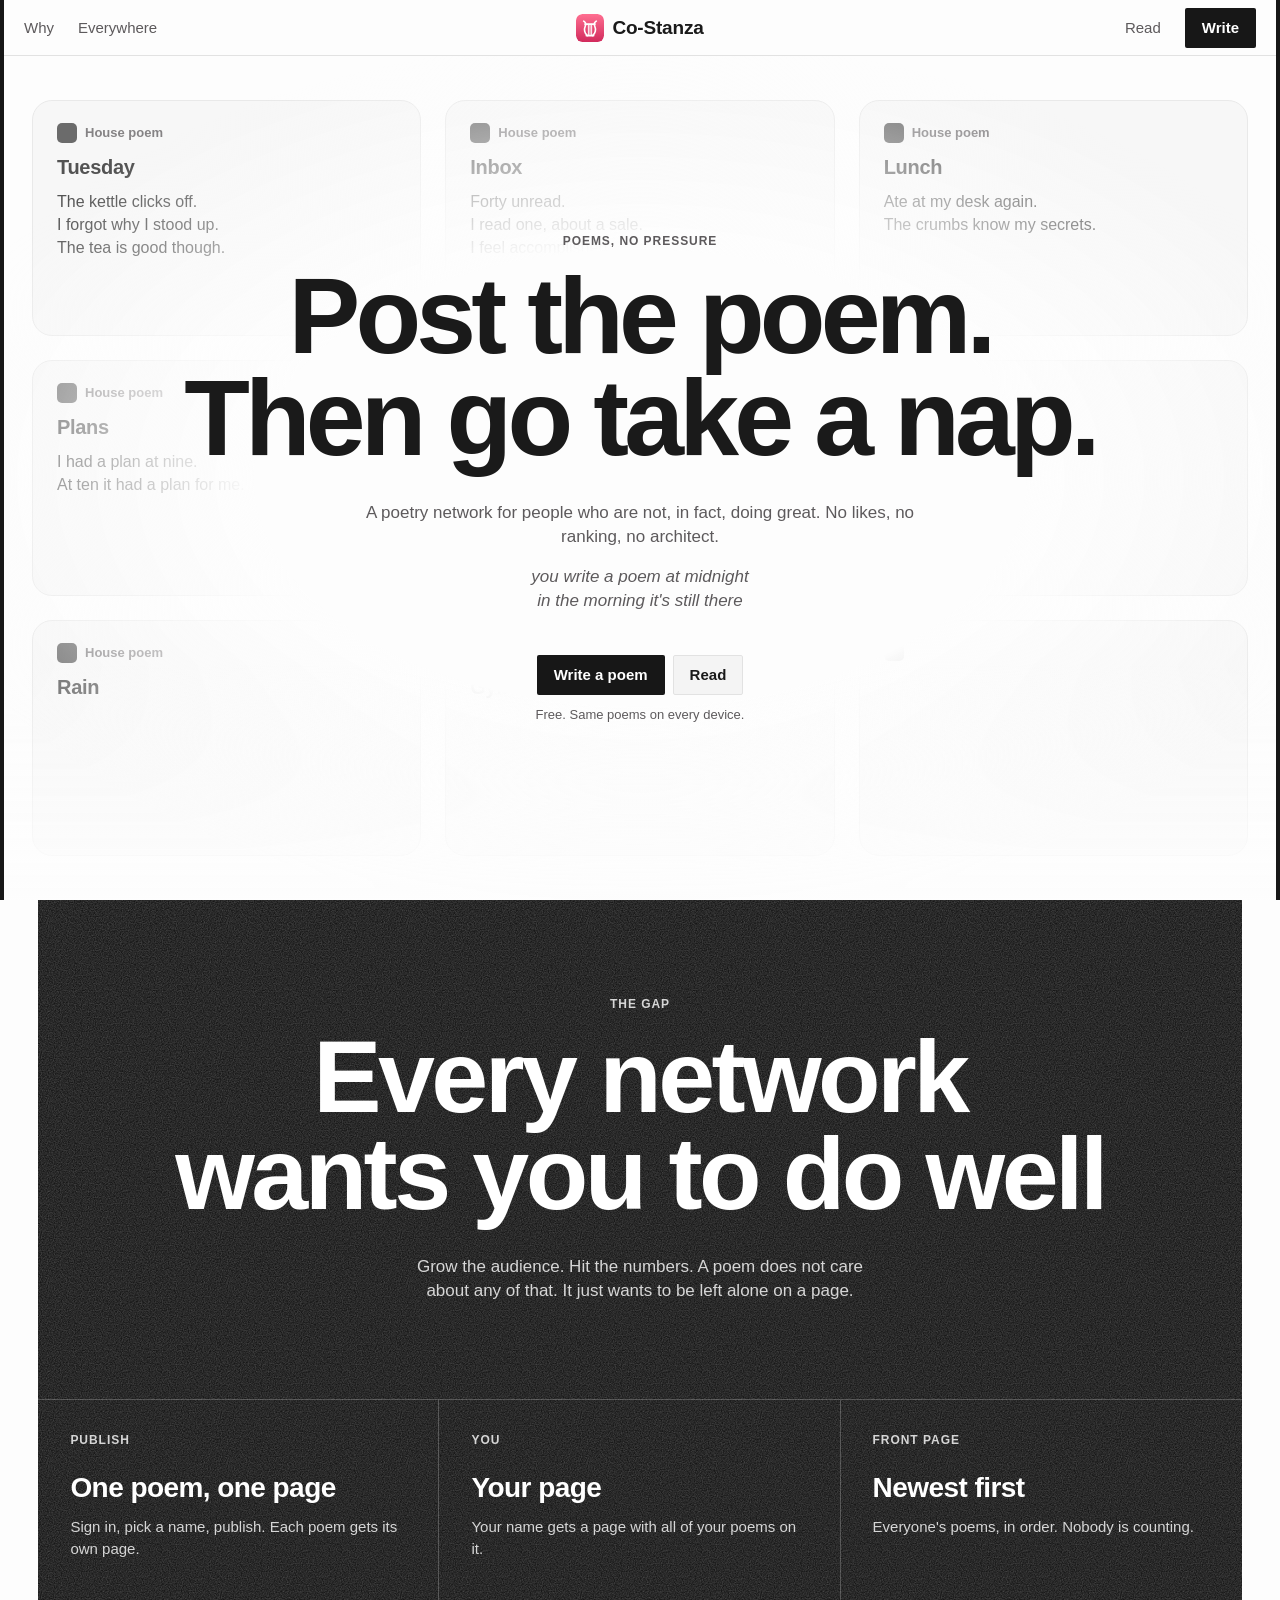
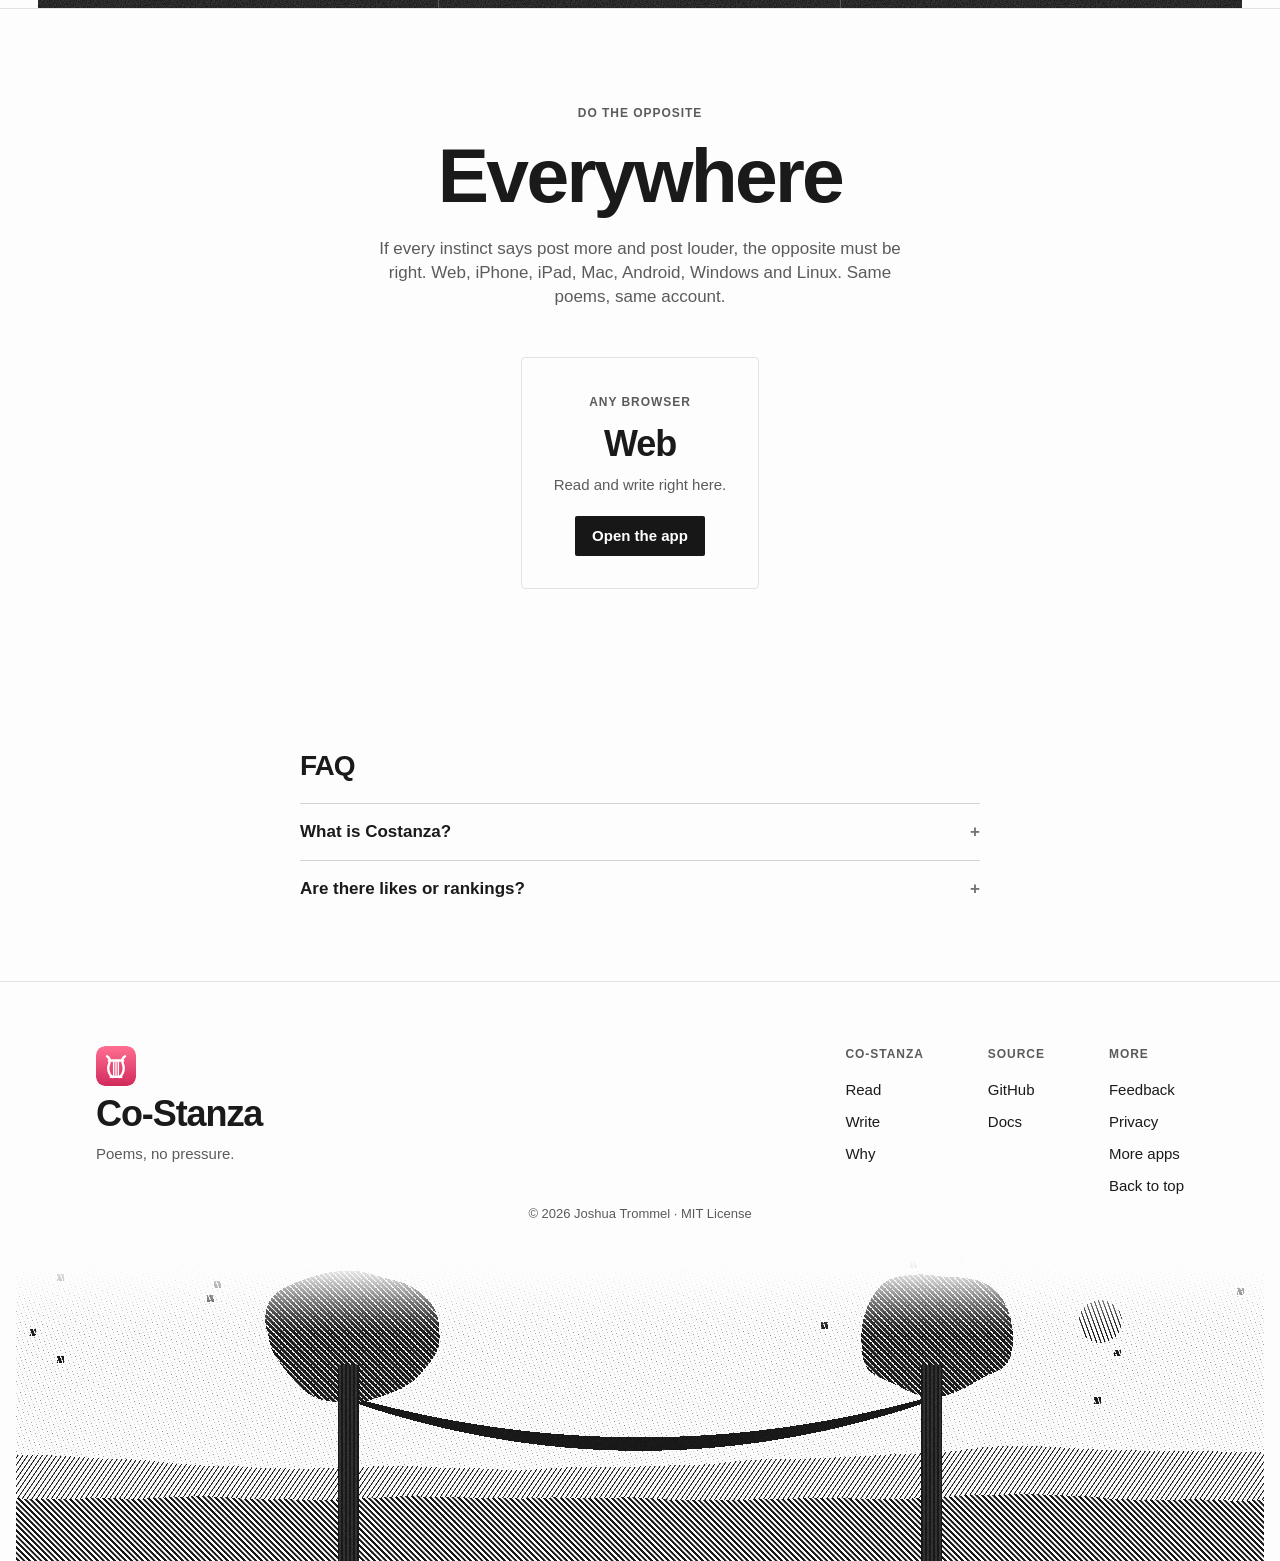
<file: web/index.html>
<!doctype html>
<html lang="en">
<head>
<meta charset="utf-8">
<meta name="viewport" content="width=device-width, initial-scale=1, viewport-fit=cover">
<title>Co-Stanza: poems, no pressure</title>
<meta name="description" content="A poetry network for people who are not, in fact, doing great. No likes, no ranking. Post the poem. Then go take a nap.">
<meta property="og:title" content="Co-Stanza">
<meta property="og:description" content="Poems, no pressure.">
<meta name="theme-color" content="#fdfdfd" media="(prefers-color-scheme: light)">
<meta name="theme-color" content="#0b0b0b" media="(prefers-color-scheme: dark)">
<link rel="icon" href="favicon.svg" type="image/svg+xml">
<link rel="apple-touch-icon" href="apple-touch-icon.png">
<link rel="stylesheet" href="tokens.css">
<link rel="stylesheet" href="landing.css">
<link rel="stylesheet" href="hero.css?v=3">
<style>
.stage iframe{display:block;position:relative;width:100%;max-width:420px;margin:0 auto;height:min(78svh,760px);border:0;border-radius:28px;background:#fff}
.rotator{position:relative;height:3.4em;margin:16px auto 0;max-width:34rem}
.rotator blockquote{position:absolute;inset:0;font-style:italic;color:var(--sub);opacity:0;transform:translateY(.4em);transition:opacity .6s ease,transform .6s ease}
.rotator blockquote.show{opacity:1;transform:none}
@media (prefers-reduced-motion:reduce){.rotator blockquote{transition:none}}
</style>
<script src="landing.js" defer></script>
<script src="hero.js?v=3" defer></script>
</head>
<body>

<header class="nav" aria-label="Site">
  <nav class="nav-links" aria-label="Main">
    <a href="#features">Why</a>
    <a href="#get">Everywhere</a>
  </nav>
  <a class="nav-brand" href="#top" aria-label="Co-Stanza home"><img src="icon.svg" alt="" width="28" height="28"><span>Co-Stanza</span></a>
  <div class="nav-end">
    <a class="nav-get" href="app.html">Read</a>
    <a class="btn btn-solid" href="app.html#/write">Write</a>
  </div>
</header>

<main id="top">
<section class="hero" id="hero">
  <div class="hero-bg" aria-hidden="true" inert><div class="pwall" id="pwall"></div></div>
  <div class="wrap center hero-copy">
    <p class="label">Poems, no pressure</p>
    <h1>Post the poem. Then go take a nap.</h1>
    <p class="lead">A poetry network for people who are not, in fact, doing great. No likes, no ranking, no architect.</p>
    <div class="rotator" id="rotator">
      <blockquote class="show">you write a poem at midnight<br>in the morning it's still there</blockquote>
      <blockquote>nobody is counting.<br>that's it. that's the whole product.</blockquote>
      <blockquote>one poem, one page, no noise.<br>named after a man who was never doing great either.</blockquote>
    </div>
    <div class="cta">
      <a class="btn btn-solid" href="app.html#/write">Write a poem</a>
      <a class="btn btn-ghost" href="app.html">Read</a>
    </div>
    <p class="fine">Free. Same poems on every device.</p>
  </div>
</section>

<section class="band" id="features">
  <div class="band-head">
    <div class="band-copy reveal">
      <p class="label">The gap</p>
      <h2>Every network wants you to do well</h2>
      <p>Grow the audience. Hit the numbers. A poem does not care about any of that. It just wants to be left alone on a page.</p>
    </div>
  </div>
  <div class="cells">
    <article class="cell reveal"><p class="label">Publish</p><h3>One poem, one page</h3><p>Sign in, pick a name, publish. Each poem gets its own page.</p></article>
    <article class="cell reveal"><p class="label">You</p><h3>Your page</h3><p>Your name gets a page with all of your poems on it.</p></article>
    <article class="cell reveal"><p class="label">Front page</p><h3>Newest first</h3><p>Everyone's poems, in order. Nobody is counting.</p></article>
  </div>
</section>

<section class="sec plats" id="get">
  <div class="wrap center">
    <p class="label reveal">Do the opposite</p>
    <h2 class="reveal">Everywhere</h2>
    <p class="body reveal">If every instinct says post more and post louder, the opposite must be right. Web, iPhone, iPad, Mac, Android, Windows and Linux. Same poems, same account.</p>
    <div class="plat-row">
      <div class="reveal"><small>Any browser</small><b>Web</b><p>Read and write right here.</p><a class="btn btn-solid" href="app.html">Open the app</a></div>
    </div>
  </div>
</section>

<section class="faq" id="faq"><style>.faq{max-width:720px;margin:0 auto;padding:64px 20px}.faq h2{font-size:28px;line-height:1.2;font-weight:600;margin:0 0 20px}.faq details{border-top:1px solid color-mix(in srgb,currentColor 18%,transparent);padding:16px 0}.faq details:last-child{border-bottom:1px solid color-mix(in srgb,currentColor 18%,transparent)}.faq summary{cursor:pointer;font-weight:600;list-style:none;display:flex;justify-content:space-between;gap:16px}.faq summary::-webkit-details-marker{display:none}.faq summary::after{content:"+";opacity:.6}.faq details[open] summary::after{content:"\2212"}.faq p{margin:12px 0 0;opacity:.75;line-height:1.5}</style><h2>FAQ</h2><details><summary>What is Costanza?</summary><p>A poetry network for people who are not, in fact, doing great.</p></details><details><summary>Are there likes or rankings?</summary><p>No. No likes, no ranking. Post the poem, then go take a nap.</p></details><script type="application/ld+json">{"@context": "https://schema.org", "@type": "FAQPage", "mainEntity": [{"@type": "Question", "name": "What is Costanza?", "acceptedAnswer": {"@type": "Answer", "text": "A poetry network for people who are not, in fact, doing great."}}, {"@type": "Question", "name": "Are there likes or rankings?", "acceptedAnswer": {"@type": "Answer", "text": "No. No likes, no ranking. Post the poem, then go take a nap."}}]}</script></section>
</main>

<footer class="foot" id="footer">
  <div class="foot-top">
    <div class="foot-brand"><img src="icon.svg" alt="" width="40" height="40"><b>Co-Stanza</b><p>Poems, no pressure.</p></div>
    <nav class="foot-cols" aria-label="Footer">
      <div><p class="label">Co-Stanza</p><a href="app.html">Read</a><a href="app.html#/write">Write</a><a href="#features">Why</a></div>
      <div><p class="label">Source</p><a href="https://github.com/nulljosh/costanza">GitHub</a><a href="https://jaybulb.com/docs.html#costanza">Docs</a></div>
      <div><p class="label">More</p><a href="mailto:trommatic@icloud.com?subject=Co-Stanza">Feedback</a><a href="/privacy">Privacy</a><a href="https://jaybulb.com">More apps</a><a href="#top">Back to top</a></div>
    </nav>
  </div>
  <p class="legal">&copy; 2026 Joshua Trommel &middot; MIT License</p>
  <canvas class="footer-scene" aria-hidden="true"></canvas>
</footer>
<script src="footer-scene.js" defer></script>
<script>
(function(){var qs=document.querySelectorAll('#rotator blockquote'),i=0;if(qs.length<2||matchMedia('(prefers-reduced-motion: reduce)').matches)return;
setInterval(function(){qs[i].classList.remove('show');i=(i+1)%qs.length;qs[i].classList.add('show');},4000);})();
</script>
</body>
</html>
</file>
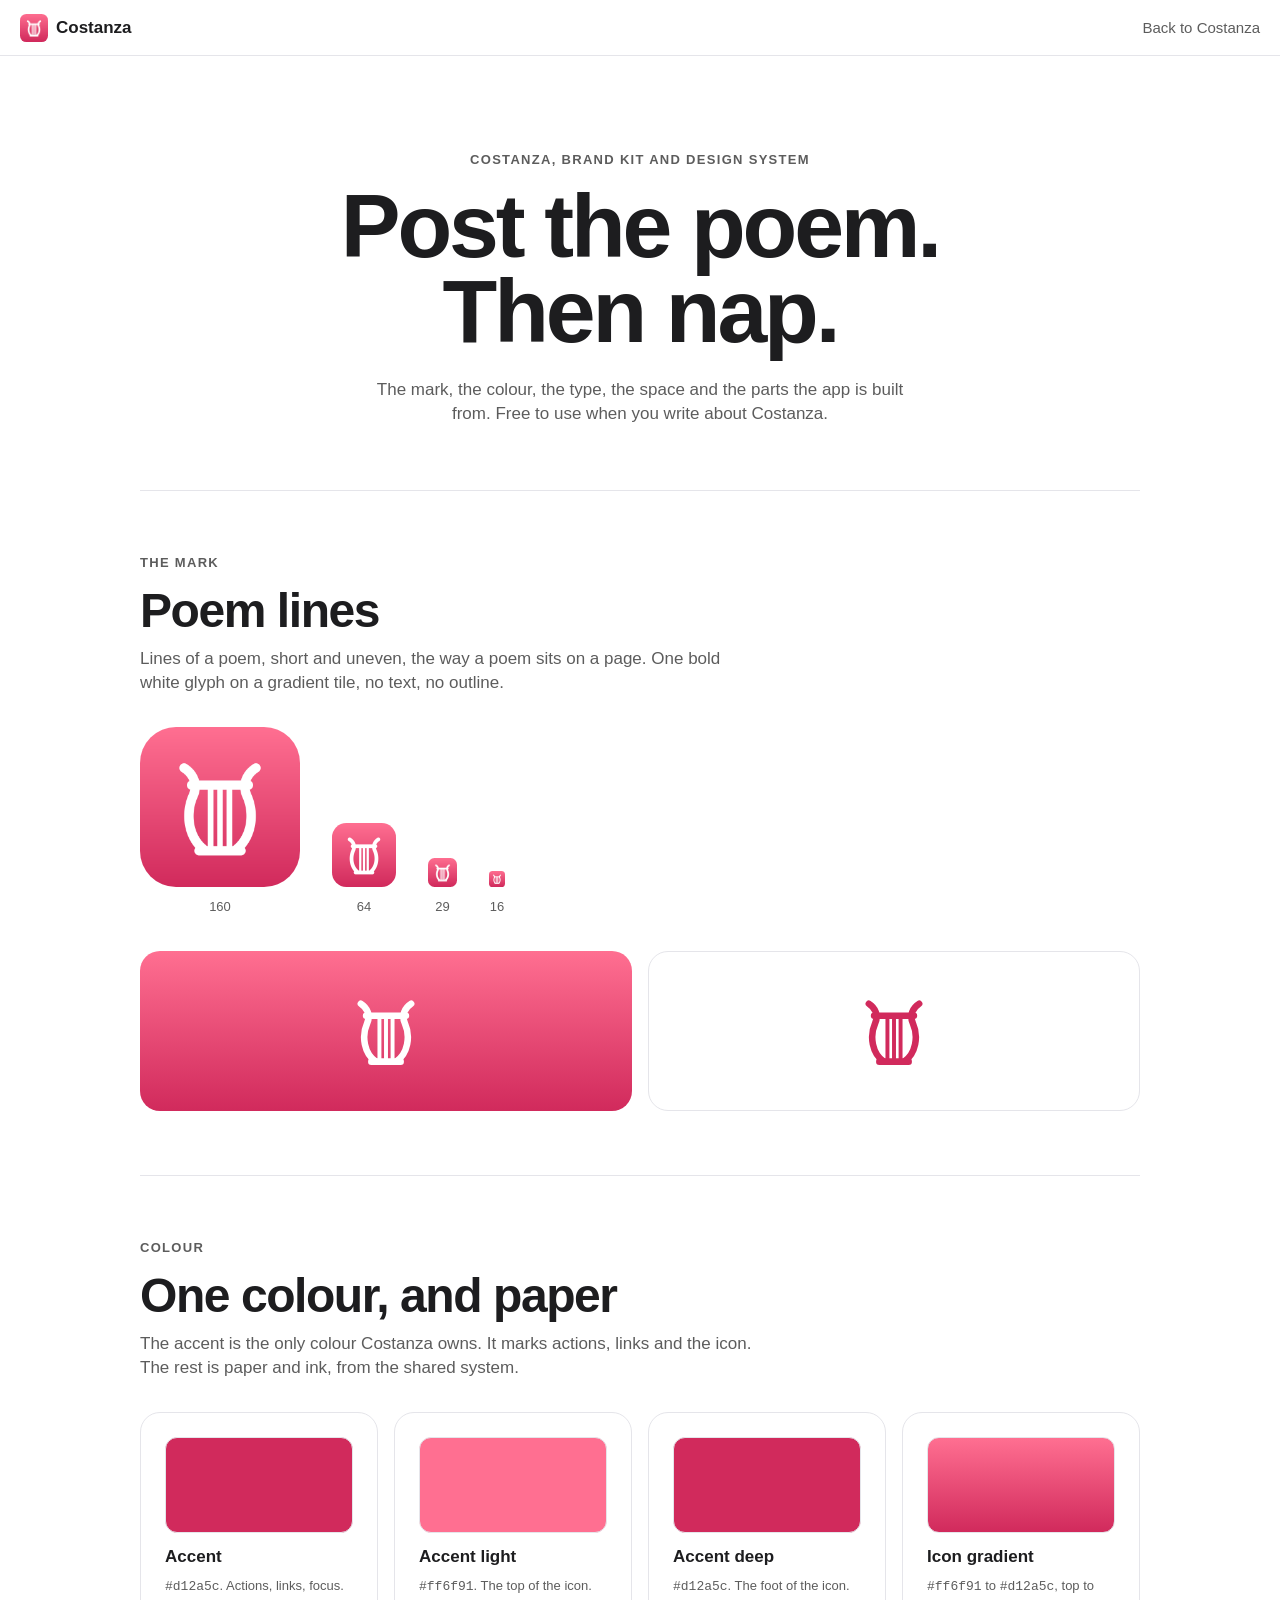
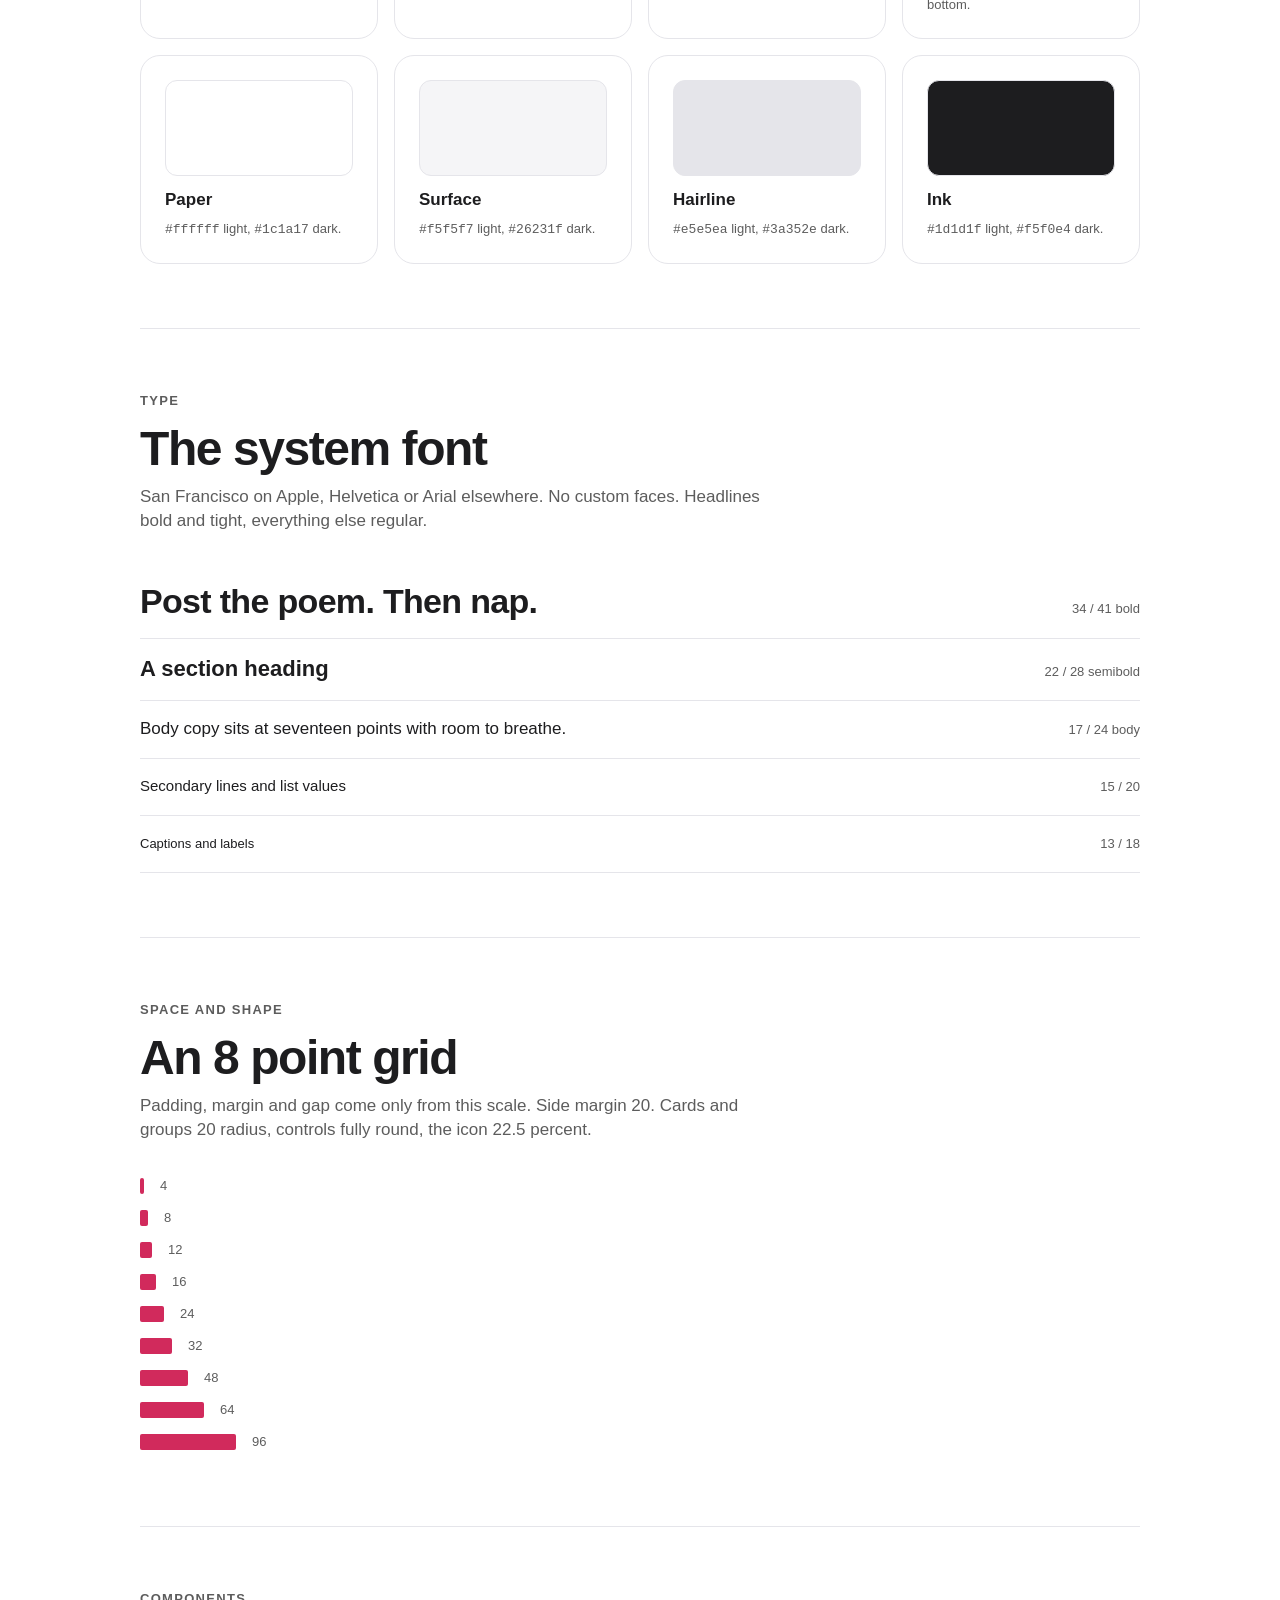
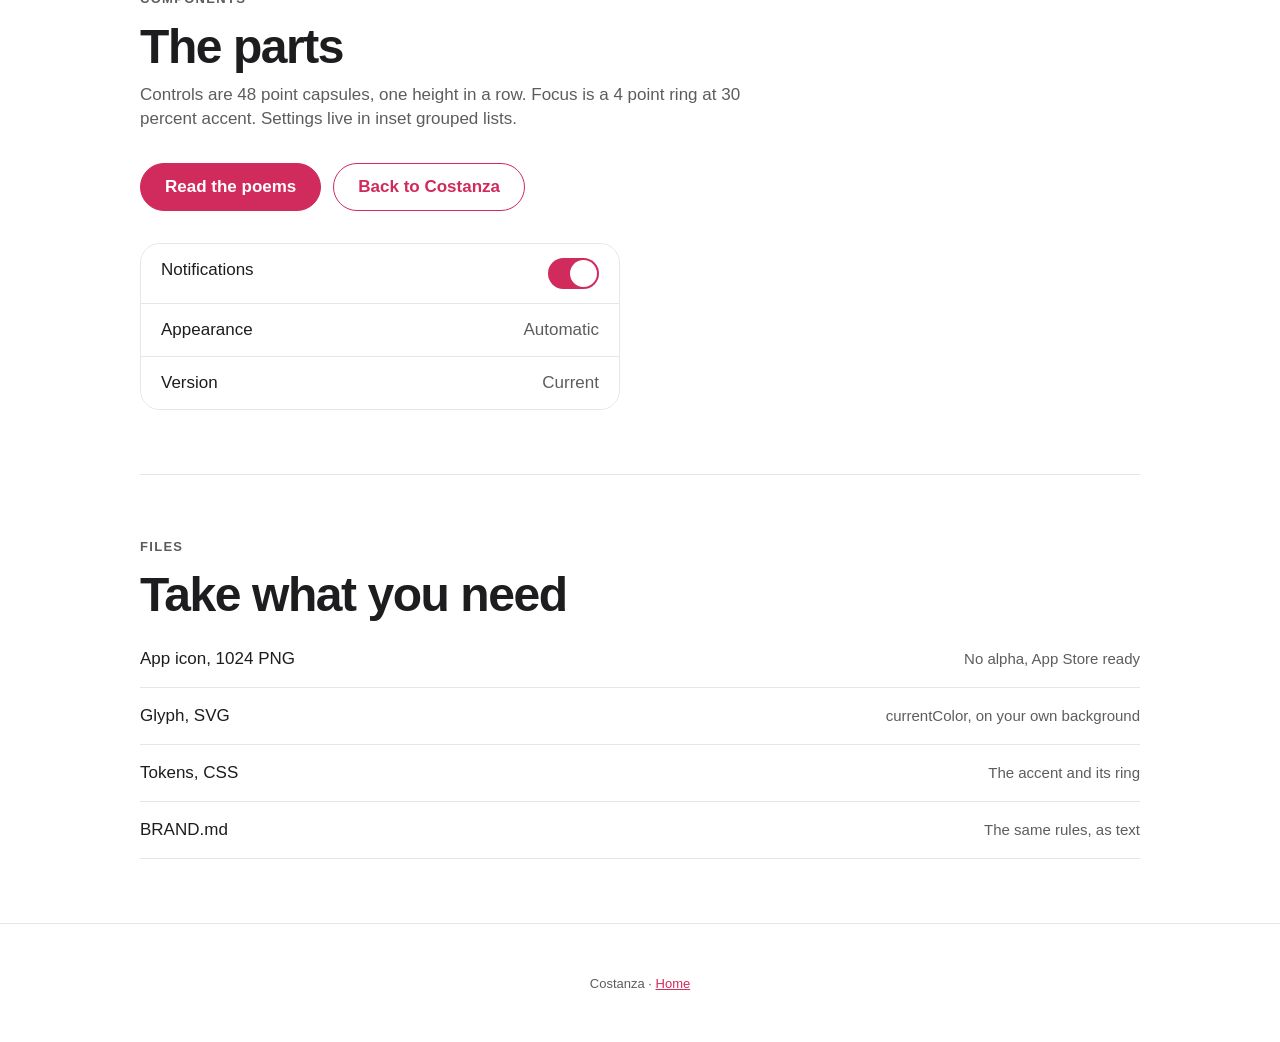
<file: web/brand/index.html>
<!doctype html>
<html lang="en">
<head>
<meta charset="utf-8">
<meta name="viewport" content="width=device-width, initial-scale=1">
<title>Costanza brand kit</title>
<meta name="description" content="Costanza's mark, colour, type, space and components, in one page.">
<meta name="theme-color" content="#ffffff">
<link rel="icon" href="icon-1024.png">
<style>
@import url("https://jaybulb.com/tokens.css");
@import url("tokens.css");
/* written by make_brand_page.py; white paper in light mode, the shared tokens in dark */
@media (prefers-color-scheme: light) { :root { --color-bg: #fff; --color-bg2: #f5f5f7; --color-hairline: #e5e5ea; } }
:root { --a: #d12a5c; --a-light: #ff6f91; --a-deep: #d12a5c; --a-solid: #d12a5c; --a-link: #d12a5c; --ink: var(--color-text, #1d1d1f); --paper: var(--color-bg, #fff); --surface: var(--color-bg2, #f5f5f7); --line: var(--color-hairline, #e5e5ea); --sub: var(--color-secondary, rgba(0,0,0,.64)); }
@media (prefers-color-scheme: dark) { :root { --a-link: #ff6f91; } }
* { box-sizing: border-box; margin: 0; padding: 0; }
body { font-family: -apple-system, BlinkMacSystemFont, "SF Pro Text", "Helvetica Neue", Helvetica, Arial, sans-serif; font-size: 17px; line-height: 24px; color: var(--ink); background: var(--paper); -webkit-font-smoothing: antialiased; }
a { color: var(--a-link); }
.wrap { max-width: 1040px; margin: 0 auto; padding: 0 20px; }
.nav { position: sticky; top: 0; z-index: 5; display: flex; align-items: center; justify-content: space-between; height: 56px; padding: 0 20px; background: color-mix(in srgb, var(--paper) 88%, transparent); backdrop-filter: blur(16px); -webkit-backdrop-filter: blur(16px); border-bottom: 1px solid var(--line); }
.nav a { display: flex; align-items: center; gap: 8px; font-weight: 700; color: var(--ink); text-decoration: none; }
.nav img { width: 28px; height: 28px; border-radius: 22.5%; }
.nav .back { font-weight: 500; color: var(--sub); font-size: 15px; }
.label { font-size: 13px; line-height: 16px; font-weight: 600; letter-spacing: .1em; text-transform: uppercase; color: var(--sub); margin-bottom: 16px; }
header { padding: 96px 0 64px; text-align: center; }
h1 { font-size: clamp(44px, 7vw, 96px); line-height: .95; font-weight: 700; letter-spacing: -.035em; text-wrap: balance; }
header p:last-child { max-width: 560px; margin: 24px auto 0; color: var(--sub); }
section { padding: 64px 0; border-top: 1px solid var(--line); }
h2 { font-size: clamp(32px, 4vw, 48px); line-height: 1; font-weight: 700; letter-spacing: -.03em; margin-bottom: 12px; }
.intro { color: var(--sub); max-width: 620px; margin-bottom: 32px; }
.grid { display: grid; gap: 16px; grid-template-columns: repeat(auto-fill, minmax(200px, 1fr)); }
.card { border: 1px solid var(--line); border-radius: 20px; padding: 24px; background: var(--paper); }
.card small { display: block; color: var(--sub); font-size: 13px; line-height: 18px; margin-top: 8px; }
code { font: 13px/18px ui-monospace, SFMono-Regular, Menlo, monospace; }
.marks { display: flex; flex-wrap: wrap; align-items: flex-end; gap: 32px; }
.marks figure { text-align: center; }
.marks img { display: block; border-radius: 22.5%; margin: 0 auto 8px; }
.marks figcaption { font-size: 13px; color: var(--sub); }
.mark-on { display: grid; grid-template-columns: 1fr 1fr; gap: 16px; margin-top: 32px; }
.mark-on div { height: 160px; border-radius: 20px; display: grid; place-items: center; border: 1px solid var(--line); }
.mark-on i { display: block; width: 112px; height: 112px; background: currentColor; -webkit-mask: url(mark.svg) center / contain no-repeat; mask: url(mark.svg) center / contain no-repeat; }
.mark-on .on-accent { background: linear-gradient(var(--a-light), var(--a-deep)); color: #fff; border: 0; }
.mark-on .on-paper { color: var(--a-link); }
.sw { height: 96px; border-radius: 12px; margin-bottom: 12px; border: 1px solid var(--line); }
.type p { border-bottom: 1px solid var(--line); padding: 16px 0; display: flex; justify-content: space-between; align-items: baseline; gap: 16px; }
.type p span:last-child { color: var(--sub); font-size: 13px; white-space: nowrap; }
.t34 { font-size: 34px; line-height: 41px; font-weight: 700; letter-spacing: -.02em; } .t22 { font-size: 22px; line-height: 28px; font-weight: 600; } .t15 { font-size: 15px; line-height: 20px; } .t13 { font-size: 13px; line-height: 18px; }
.space div { display: flex; align-items: center; gap: 16px; margin-bottom: 8px; font-size: 13px; color: var(--sub); }
.space b { display: block; height: 16px; background: var(--a); border-radius: 2px; }
.row { display: flex; flex-wrap: wrap; gap: 12px; align-items: center; }
.btn { height: 48px; padding: 0 24px; border-radius: 999px; display: inline-flex; align-items: center; font-weight: 600; font-size: 17px; text-decoration: none; border: 1px solid var(--a-solid); white-space: nowrap; }
.btn-solid { background: var(--a-solid); color: #ffffff; }
.btn-ghost { background: var(--paper); color: var(--a-link); border-color: var(--a-link); }
.btn:focus-visible { outline: 4px solid color-mix(in srgb, var(--a) 30%, transparent); outline-offset: 2px; }
.list { margin-top: 32px; border: 1px solid var(--line); border-radius: 20px; overflow: hidden; max-width: 480px; }
.list div { display: flex; justify-content: space-between; padding: 14px 20px; border-bottom: 1px solid var(--line); background: var(--paper); }
.list div:last-child { border-bottom: 0; }
.list span:last-child { color: var(--sub); }
.tog { width: 51px; height: 31px; border-radius: 999px; background: var(--a-solid); position: relative; }
.tog::after { content: ""; position: absolute; top: 2px; right: 2px; width: 27px; height: 27px; border-radius: 50%; background: #fff; }
.files a { display: flex; justify-content: space-between; gap: 16px; padding: 16px 0; border-bottom: 1px solid var(--line); color: var(--ink); text-decoration: none; }
.files a span:last-child { color: var(--sub); font-size: 15px; text-align: right; }
.files a:hover span:first-child { color: var(--a-link); }
footer { padding: 48px 0; text-align: center; font-size: 13px; color: var(--sub); border-top: 1px solid var(--line); }
@media (max-width: 600px) { .mark-on { grid-template-columns: 1fr; } .type p { flex-direction: column; gap: 4px; } }
</style>
</head>
<body>
<nav class="nav" aria-label="Main"><a href="/"><img src="icon-1024.png" alt="">Costanza</a><a class="back" href="/">Back to Costanza</a></nav>
<main class="wrap">
  <header>
    <p class="label">Costanza, brand kit and design system</p>
    <h1>Post the poem. Then nap.</h1>
    <p>The mark, the colour, the type, the space and the parts the app is built from. Free to use when you write about Costanza.</p>
  </header>

  <section aria-labelledby="mark-h">
    <p class="label">The mark</p>
    <h2 id="mark-h">Poem lines</h2>
    <p class="intro">Lines of a poem, short and uneven, the way a poem sits on a page. One bold white glyph on a gradient tile, no text, no outline.</p>
    <div class="marks">
      <figure><img src="icon-1024.png" width="160" height="160" alt="The Costanza icon at 160 pixels"><figcaption>160</figcaption></figure>
      <figure><img src="icon-1024.png" width="64" height="64" alt="The Costanza icon at 64 pixels"><figcaption>64</figcaption></figure>
      <figure><img src="icon-1024.png" width="29" height="29" alt="The Costanza icon at 29 pixels"><figcaption>29</figcaption></figure>
      <figure><img src="icon-1024.png" width="16" height="16" alt="The Costanza icon at 16 pixels"><figcaption>16</figcaption></figure>
    </div>
    <div class="mark-on">
      <div class="on-accent"><i role="img" aria-label="The glyph on the gradient tile"></i></div>
      <div class="on-paper"><i role="img" aria-label="The glyph in the accent on paper"></i></div>
    </div>
  </section>

  <section aria-labelledby="colour-h">
    <p class="label">Colour</p>
    <h2 id="colour-h">One colour, and paper</h2>
    <p class="intro">The accent is the only colour Costanza owns. It marks actions, links and the icon. The rest is paper and ink, from the shared system.</p>
    <div class="grid">
      <div class="card"><div class="sw" style="background:#d12a5c"></div><b>Accent</b><small><code>#d12a5c</code>. Actions, links, focus.</small></div>
      <div class="card"><div class="sw" style="background:#ff6f91"></div><b>Accent light</b><small><code>#ff6f91</code>. The top of the icon.</small></div>
      <div class="card"><div class="sw" style="background:#d12a5c"></div><b>Accent deep</b><small><code>#d12a5c</code>. The foot of the icon.</small></div>
      <div class="card"><div class="sw" style="background:linear-gradient(#ff6f91,#d12a5c)"></div><b>Icon gradient</b><small><code>#ff6f91</code> to <code>#d12a5c</code>, top to bottom.</small></div>
      <div class="card"><div class="sw" style="background:#fff"></div><b>Paper</b><small><code>#ffffff</code> light, <code>#1c1a17</code> dark.</small></div>
      <div class="card"><div class="sw" style="background:#f5f5f7"></div><b>Surface</b><small><code>#f5f5f7</code> light, <code>#26231f</code> dark.</small></div>
      <div class="card"><div class="sw" style="background:#e5e5ea"></div><b>Hairline</b><small><code>#e5e5ea</code> light, <code>#3a352e</code> dark.</small></div>
      <div class="card"><div class="sw" style="background:#1d1d1f"></div><b>Ink</b><small><code>#1d1d1f</code> light, <code>#f5f0e4</code> dark.</small></div>
    </div>
  </section>

  <section aria-labelledby="type-h">
    <p class="label">Type</p>
    <h2 id="type-h">The system font</h2>
    <p class="intro">San Francisco on Apple, Helvetica or Arial elsewhere. No custom faces. Headlines bold and tight, everything else regular.</p>
    <div class="type">
      <p><span class="t34">Post the poem. Then nap.</span><span>34 / 41 bold</span></p>
      <p><span class="t22">A section heading</span><span>22 / 28 semibold</span></p>
      <p><span>Body copy sits at seventeen points with room to breathe.</span><span>17 / 24 body</span></p>
      <p><span class="t15">Secondary lines and list values</span><span>15 / 20</span></p>
      <p><span class="t13">Captions and labels</span><span>13 / 18</span></p>
    </div>
  </section>

  <section aria-labelledby="space-h">
    <p class="label">Space and shape</p>
    <h2 id="space-h">An 8 point grid</h2>
    <p class="intro">Padding, margin and gap come only from this scale. Side margin 20. Cards and groups 20 radius, controls fully round, the icon 22.5 percent.</p>
    <div class="space">
      <div><b style="width:4px"></b>4</div><div><b style="width:8px"></b>8</div><div><b style="width:12px"></b>12</div><div><b style="width:16px"></b>16</div>
      <div><b style="width:24px"></b>24</div><div><b style="width:32px"></b>32</div><div><b style="width:48px"></b>48</div><div><b style="width:64px"></b>64</div><div><b style="width:96px"></b>96</div>
    </div>
  </section>

  <section aria-labelledby="parts-h">
    <p class="label">Components</p>
    <h2 id="parts-h">The parts</h2>
    <p class="intro">Controls are 48 point capsules, one height in a row. Focus is a 4 point ring at 30 percent accent. Settings live in inset grouped lists.</p>
    <div class="row">
      <a class="btn btn-solid" href="/">Read the poems</a>
      <a class="btn btn-ghost" href="/">Back to Costanza</a>
    </div>
    <div class="list" aria-hidden="true">
      <div><span>Notifications</span><span class="tog"></span></div>
      <div><span>Appearance</span><span>Automatic</span></div>
      <div><span>Version</span><span>Current</span></div>
    </div>
  </section>

  <section aria-labelledby="files-h">
    <p class="label">Files</p>
    <h2 id="files-h">Take what you need</h2>
    <div class="files">
      <a href="icon-1024.png" download><span>App icon, 1024 PNG</span><span>No alpha, App Store ready</span></a>
      <a href="mark.svg" download><span>Glyph, SVG</span><span>currentColor, on your own background</span></a>
      <a href="tokens.css" download><span>Tokens, CSS</span><span>The accent and its ring</span></a>
      <a href="https://github.com/nulljosh/costanza/blob/main/brand/BRAND.md"><span>BRAND.md</span><span>The same rules, as text</span></a>
    </div>
  </section>
</main>
<footer>Costanza &middot; <a href="/">Home</a></footer>
</body>
</html>
</file>
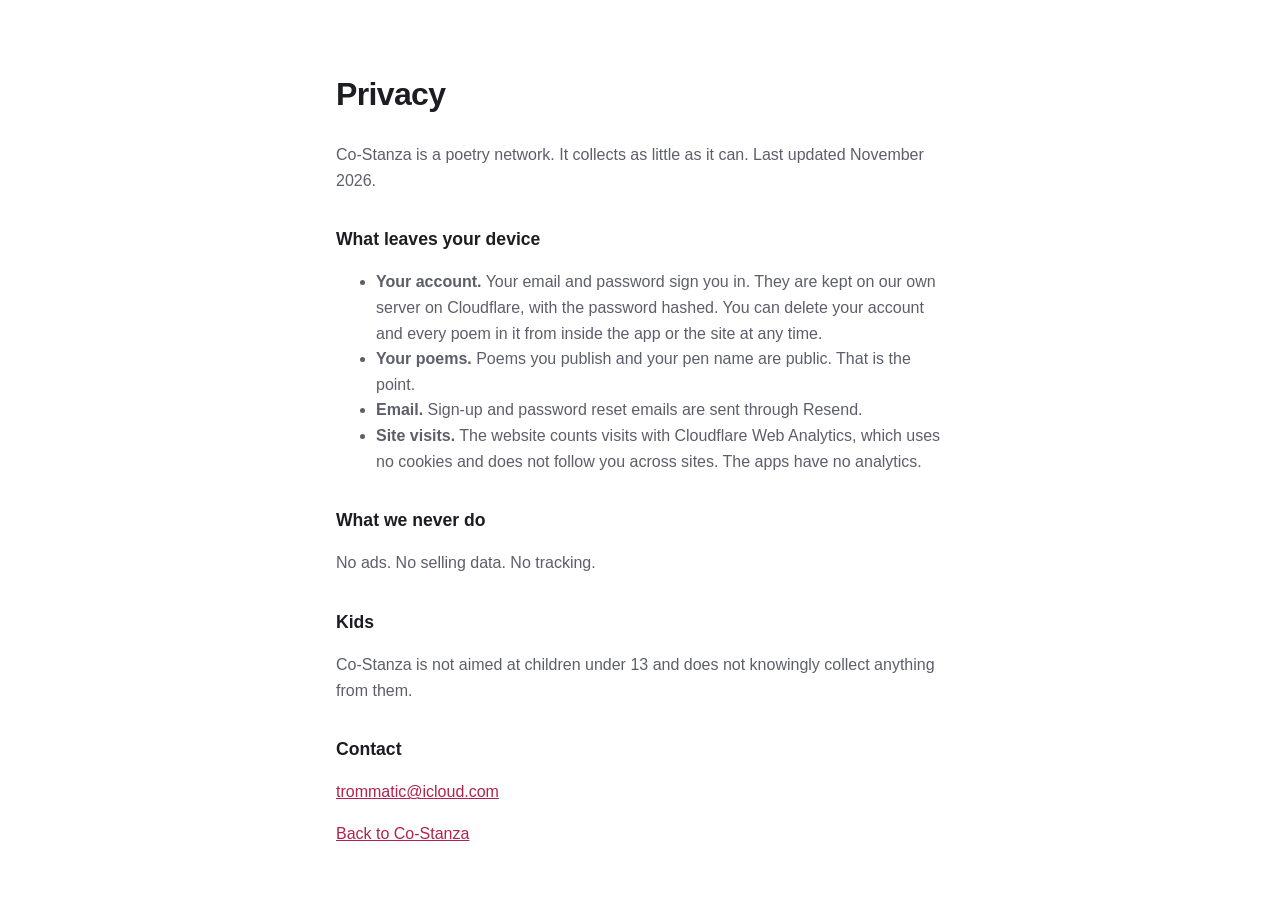
<file: web/privacy.html>
<!DOCTYPE html>
<html lang="en">
<head>
<meta charset="UTF-8">
<meta name="viewport" content="width=device-width, initial-scale=1.0">
<title>Co-Stanza Privacy</title>
<link rel="icon" href="/icon.svg" type="image/svg+xml">
<style>
:root { --bg:#fff; --text:#1c1d22; --muted:#5c5f6a; --link:#b0234d; }
@media (prefers-color-scheme: dark) { :root { --bg:#111; --text:#e8e8f0; --muted:rgba(232,232,240,0.62); --link:#ff6f91; } }
body { background:var(--bg); color:var(--text); font-family:-apple-system,BlinkMacSystemFont,"Helvetica Neue",Helvetica,Arial,sans-serif;
  line-height:1.6; max-width:38rem; margin:0 auto; padding:3rem 1rem; }
a { color:var(--link); } h1 { letter-spacing:-0.02em; } h2 { font-size:1.1rem; margin-top:2rem; } p, li { color:var(--muted); }
</style>
</head>
<body>
<h1>Privacy</h1>
<p>Co-Stanza is a poetry network. It collects as little as it can. Last updated November 2026.</p>
<h2>What leaves your device</h2>
<ul>
<li><b>Your account.</b> Your email and password sign you in. They are kept on our own server on Cloudflare, with the password hashed. You can delete your account and every poem in it from inside the app or the site at any time.</li>
<li><b>Your poems.</b> Poems you publish and your pen name are public. That is the point.</li>
<li><b>Email.</b> Sign-up and password reset emails are sent through Resend.</li>
<li><b>Site visits.</b> The website counts visits with Cloudflare Web Analytics, which uses no cookies and does not follow you across sites. The apps have no analytics.</li>
</ul>
<h2>What we never do</h2>
<p>No ads. No selling data. No tracking.</p>
<h2>Kids</h2>
<p>Co-Stanza is not aimed at children under 13 and does not knowingly collect anything from them.</p>
<h2>Contact</h2>
<p><a href="mailto:trommatic@icloud.com?subject=Co-Stanza%20privacy">trommatic@icloud.com</a></p>
<p><a href="/">Back to Co-Stanza</a></p>
</body>
</html>
</file>
<file: web/tokens.css>
/* Tripwire design tokens. One source for the landing (brand/tokens.css is the same file).
   Shared house system: 8 point grid, one radius set, 48 point capsule controls, the system font. Red is the only colour Tripwire owns. */
:root {
  /* colour */
  --accent: #171717;          /* actions and links, AA on white */
  --btn: #171717;             /* solid buttons, white label */
  --frame: #171717;           /* the thin frame down the window edges */
  --band: #171717;            /* full-bleed red sections */
  --band-sub: #d6d6d6;        /* secondary text on the band, AA */
  --band-art: #8a8a8a;        /* the diff wall on the band */
  --band-line: rgba(255, 255, 255, .22);
  --accent-light: #e07a4f;    /* icon gradient top */
  --accent-deep: #b5502c;     /* icon gradient bottom */
  --ring: color-mix(in srgb, var(--accent) 30%, transparent);
  --bg: #fdfdfd;
  --surface: #f4f4f4;
  --line: #e2e2e2;
  --text: #1a1a1a;
  --sub: #5d5a5c;
  --live: #1a7f37;            /* open issue, added field */
  --bad: #c0392b;             /* removed field */

  /* type */
  --font: -apple-system, BlinkMacSystemFont, "SF Pro Text", "Helvetica Neue", Helvetica, Arial, sans-serif;
  --size-display: 64px; --size-title: 34px; --size-headline: 20px; --size-body: 17px; --size-footnote: 13px;

  /* space: the 8 point grid */
  --sp-1: 4px; --sp-2: 8px; --sp-3: 12px; --sp-4: 16px; --sp-5: 24px; --sp-6: 32px; --sp-7: 48px; --sp-8: 64px; --sp-9: 96px;
  --measure: 680px;
  --wrap: 1120px;

  /* shape */
  --control: 48px; --r-card: 28px; --r-group: 20px; --r-row: 8px; --r-pill: 999px; --r-sq: 2px; --r-icon: 22.5%;
  --motion: .2s ease;
}

@media (prefers-color-scheme: dark) {
  :root {
    --accent: #f2f2f2;
    --btn: #3a3a3a;
    --frame: #3a3a3a;
    --band: #1c1c1c;
    --band-sub: #cfcfcf;
    --band-art: #8a8a8a;
    --bg: #0b0b0b;
    --surface: #161616;
    --line: #2c2c2c;
    --text: #f5f2f3;
    --sub: #b1a6a9;
    --live: #4caf6e;
    --bad: #ff6b6b;
  }
}
</file>
<file: web/landing.css>
/* Tripwire landing, the house layout Hermes set: a thin red frame, giant tight headlines, tiny caps labels,
   small square buttons, and full-bleed red bands. The band art is tripwire's own output, a wall of diff cards.
   Every colour and radius comes from tokens.css. */
:root {
  --scan: repeating-linear-gradient(to bottom, #000 0 1.5px, transparent 1.5px 3px);  /* scanlines for the engravings */
  /* film grain: white fractal noise, laid over every blue surface */
  --grain: url("data:image/svg+xml,%3Csvg xmlns='http://www.w3.org/2000/svg' width='180' height='180'%3E%3Cfilter id='n'%3E%3CfeTurbulence type='fractalNoise' baseFrequency='.85' numOctaves='3' stitchTiles='stitch'/%3E%3CfeColorMatrix values='0 0 0 0 1 0 0 0 0 1 0 0 0 0 1 .28 0 0 0 -.06'/%3E%3C/filter%3E%3Crect width='100%25' height='100%25' filter='url(%23n)'/%3E%3C/svg%3E");
}
.art { position: relative; overflow: hidden; background: var(--grain), var(--band); }
* { box-sizing: border-box; margin: 0; }
html { scroll-behavior: smooth; }
body { font-family: var(--font); font-size: var(--size-body); line-height: 24px; color: var(--text); background: var(--bg); -webkit-font-smoothing: antialiased; }
a { color: inherit; }
code { font-size: .9em; padding: 2px 6px; border-radius: var(--r-sq); background: var(--surface); }
.wrap { max-width: var(--wrap); margin: 0 auto; padding: 0 var(--sp-5); }
.center { text-align: center; }

h1, h2, h3 { text-wrap: balance; }
h1 { font-size: clamp(52px, 8.4vw, 128px); line-height: .95; font-weight: 700; letter-spacing: -.045em; }
h2 { font-size: clamp(44px, 6vw, 96px); line-height: 1; font-weight: 700; letter-spacing: -.035em; }
h3 { font-size: 28px; line-height: 32px; font-weight: 600; letter-spacing: -.02em; }
.label { font-size: 12px; line-height: 16px; font-weight: 600; letter-spacing: .08em; text-transform: uppercase; color: var(--sub); margin-bottom: var(--sp-4); }

.btn { height: 40px; padding: 0 var(--sp-4); border-radius: var(--r-sq); display: inline-flex; align-items: center; font-weight: 600; font-size: 15px; text-decoration: none; border: 1px solid transparent; transition: background var(--motion), color var(--motion), border-color var(--motion); }
.btn-solid { background: var(--btn); color: #fff; }
.btn-solid:hover { background: color-mix(in srgb, var(--btn) 82%, #fff); }
.btn-ghost { background: var(--surface); color: var(--text); border-color: var(--line); }
.btn-ghost:hover { border-color: var(--text); }
.btn:focus-visible, .foot-cols a:focus-visible, .prod a:focus-visible, .nav-brand:focus-visible, .nav-links a:focus-visible { outline: 3px solid var(--ring); outline-offset: 2px; }

.nav { position: sticky; top: 0; z-index: 10; display: grid; grid-template-columns: 1fr auto 1fr; align-items: center; gap: var(--sp-5); height: 56px; padding: 0 var(--sp-5); background: color-mix(in srgb, var(--bg) 88%, transparent); backdrop-filter: blur(20px); -webkit-backdrop-filter: blur(20px); border-bottom: 1px solid var(--line); }
.nav-brand { display: flex; align-items: center; gap: var(--sp-2); font-weight: 700; font-size: 19px; letter-spacing: -.01em; text-decoration: none; }
.nav-brand img { width: 28px; height: 28px; border-radius: var(--r-icon); }
.nav-links, .nav-get { display: flex; gap: var(--sp-5); font-size: 15px; font-weight: 500; }
.nav-links a, .nav-get { text-decoration: none; color: var(--sub); }
.nav-links a:hover, .nav-get:hover { color: var(--text); }
.nav-brand { grid-column: 2; }
.nav-end { grid-column: 3; justify-self: end; display: flex; align-items: center; gap: var(--sp-5); }
/* the thin blue frame down both edges of the window */
@media (min-width: 900px) { body::after { content: ""; position: fixed; inset: 0; border-inline: 4px solid var(--frame); pointer-events: none; z-index: 30; } }

.hero { padding: var(--sp-9) 0 var(--sp-8); }
.lead { max-width: 560px; margin: var(--sp-6) auto 0; color: var(--sub); }
.cta { display: flex; flex-wrap: wrap; gap: var(--sp-2); margin-top: var(--sp-6); }
.center .cta { justify-content: center; }
.fine { margin-top: var(--sp-3); font-size: var(--size-footnote); line-height: 16px; color: var(--sub); }

/* the live window: same layout as the Mac app */
.demo-wrap { margin: var(--sp-8) clamp(0px, 3vw, 44px) 0; }
.stage { position: relative; overflow: hidden; background: var(--grain), var(--band); padding: clamp(24px, 6vw, 96px) clamp(12px, 7vw, 128px); }
.stage-art { position: absolute; inset: 0; }
.wall { position: absolute; inset: -6%; display: grid; grid-auto-flow: column; grid-auto-columns: 1fr; gap: 10px; opacity: .55; pointer-events: none; user-select: none; }
.wall-col { display: flex; min-width: 0; flex-direction: column; gap: 10px; animation: drift var(--dur) linear infinite; }
.wall-col.down { animation-direction: reverse; }
@keyframes drift { from { transform: translateY(0); } to { transform: translateY(-50%); } }
.wtile { border: 1px solid var(--band-line); border-radius: 4px; padding: 8px 10px; font: 11px/17px ui-monospace, SFMono-Regular, Menlo, monospace; white-space: nowrap; overflow: hidden; color: var(--band-art); }
/* the issue tripwire files, as GitHub draws it */
.issue { position: relative; max-width: 620px; margin: 0 auto; text-align: left; background: var(--bg); color: var(--text); border-radius: 10px; overflow: hidden; box-shadow: 0 24px 64px rgba(0, 0, 0, .28); }
.issue-head { padding: var(--sp-4) var(--sp-5); border-bottom: 1px solid var(--line); }
.issue-title { font-weight: 600; font-size: 18px; line-height: 26px; }
.issue-meta { margin-top: var(--sp-2); display: flex; flex-wrap: wrap; gap: var(--sp-2); align-items: center; font-size: var(--size-footnote); color: var(--sub); }
.issue-open { background: var(--live); color: #fff; border-radius: var(--r-pill); padding: 2px 10px; font-weight: 600; }
.issue-body { padding: var(--sp-4) var(--sp-5) var(--sp-5); display: grid; gap: var(--sp-3); font-size: 15px; line-height: 22px; }
.issue-body ul { padding-left: var(--sp-5); display: grid; gap: var(--sp-1); }
.issue-body pre, .term pre { font: 13px/20px ui-monospace, SFMono-Regular, Menlo, monospace; overflow-x: auto; }
.issue-body pre { padding: var(--sp-3) var(--sp-4); background: var(--surface); border: 1px solid var(--line); border-radius: 4px; }
.rm { color: var(--bad); } .add { color: var(--live); }
.shot { position: relative; display: block; width: 100%; max-width: 1040px; height: auto; margin: 0 auto; border-radius: 10px; box-shadow: 0 24px 64px rgba(0, 0, 0, .28); }
.demo-hint { margin-top: var(--sp-3); font-size: var(--size-footnote); color: var(--sub); text-align: center; }

/* The blue band: the engraving in scanlines beside the section head, then the six features as ruled cells */
.band { margin: 0 clamp(0px, 3vw, 44px); background: var(--grain), var(--band); color: #fff; overflow: hidden; }
.band .label { color: var(--band-sub); }
.band-head { text-align: center; }
.band-art { aspect-ratio: 19 / 10; max-height: 86vh; width: 100%; background: none; }
.band-copy { position: relative; margin-top: -10vw; padding: 0 var(--sp-5) var(--sp-9); }
.band-copy h2 { font-size: clamp(48px, 8vw, 128px); line-height: .95; }
.band-copy p:last-child { margin: var(--sp-6) auto 0; max-width: 480px; color: var(--band-sub); }
.frows { border-top: 1px solid var(--band-line); }
.frow { display: grid; grid-template-columns: 1fr 1fr; align-items: center; border-bottom: 1px solid var(--band-line); }
.frow .art { aspect-ratio: 3 / 2; background: var(--grain), color-mix(in srgb, #fff 6%, var(--band)); }
.frow:nth-child(even) .art { order: 2; }
.frow > div:not(.art) { padding: var(--sp-7) clamp(24px, 6vw, 96px); max-width: 560px; }
.frow h3 { font-size: clamp(32px, 3.2vw, 48px); line-height: 1.05; font-weight: 700; letter-spacing: -.03em; }
.frow p:last-child { margin-top: var(--sp-4); color: var(--band-sub); }
.cells { display: grid; grid-template-columns: repeat(3, 1fr); border-top: 1px solid var(--band-line); }
.cell { padding: var(--sp-6) var(--sp-6) var(--sp-7); border-right: 1px solid var(--band-line); border-bottom: 1px solid var(--band-line); }
.cell:nth-child(3n) { border-right: 0; }
.cell:nth-last-child(-n+3) { border-bottom: 0; }
.cell .label { margin-bottom: var(--sp-5); }
.cell p:last-child { margin-top: var(--sp-3); color: var(--band-sub); font-size: 15px; line-height: 22px; }

.sec { padding: var(--sp-9) 0; }
.body { color: var(--sub); margin-top: var(--sp-5); max-width: 560px; }
.center .body { margin-left: auto; margin-right: auto; }
.term-stage { margin-top: var(--sp-7); }
.term { position: relative; max-width: 680px; margin: 0 auto; text-align: left; border-radius: 4px; background: var(--bg); border: 1px solid var(--line); padding: var(--sp-5); }
/* three product cards, each with its own crop of the engraving */
.prods { display: grid; grid-template-columns: repeat(3, 1fr); gap: var(--sp-4); margin-top: var(--sp-4); text-align: left; }
.prod { display: grid; align-content: start; gap: var(--sp-2); }
.prod-art { margin: 0 0 var(--sp-3); aspect-ratio: 3 / 2; }
.prod .label { margin-bottom: 0; }
.prod p:not(.label) { color: var(--sub); font-size: 15px; line-height: 22px; }
.prod a { color: var(--accent); font-size: 15px; text-decoration: none; }
.prod a:hover { text-decoration: underline; }
.term pre { font: 13px/20px ui-monospace, SFMono-Regular, Menlo, monospace; overflow-x: auto; }
.term .dim { color: var(--sub); }
.term figcaption { margin-top: var(--sp-3); font-size: var(--size-footnote); color: var(--sub); }
.plats { border-top: 1px solid var(--line); }
.plat-row { display: flex; justify-content: center; margin-top: var(--sp-7); }
.plat-row > div { max-width: 440px; padding: var(--sp-6); border-radius: 4px; border: 1px solid var(--line); display: grid; gap: var(--sp-2); justify-items: center; }
.plat-row small { font-size: 12px; font-weight: 600; letter-spacing: .08em; text-transform: uppercase; color: var(--sub); }
.plat-row b { font-weight: 700; font-size: 36px; line-height: 44px; letter-spacing: -.03em; }
.plat-row p { color: var(--sub); font-size: 15px; line-height: 22px; margin-bottom: var(--sp-3); }

/* Footer: brand and link columns, one fine line */
.foot { text-align: center; padding: var(--sp-8) var(--sp-4) var(--sp-5); background: var(--bg); overflow: hidden; border-top: 1px solid var(--line); }
.foot-top { max-width: var(--wrap); margin: 0 auto; padding: 0 var(--sp-4); display: flex; flex-wrap: wrap; justify-content: space-between; gap: var(--sp-7); text-align: left; }
.foot-brand { display: grid; gap: var(--sp-2); align-content: start; }
.foot-brand img { border-radius: var(--r-icon); }
.foot-brand b { font-weight: 700; font-size: 36px; line-height: 40px; letter-spacing: -.03em; }
.foot-brand p { color: var(--sub); font-size: 15px; }
.foot-cols { display: flex; flex-wrap: wrap; gap: var(--sp-8); }
.foot-cols div { display: grid; gap: var(--sp-2); align-content: start; }
.foot-cols .label { margin-bottom: var(--sp-2); }
.foot-cols a { color: var(--text); text-decoration: none; font-size: 15px; }
.foot-cols a:hover { color: var(--accent); }
.legal { margin-top: var(--sp-2); font-size: var(--size-footnote); line-height: 16px; color: var(--sub); text-wrap: balance; }

.js .reveal { opacity: 0; transform: translateY(16px); transition: opacity .5s ease, transform .5s ease; }
.js .reveal.in { opacity: 1; transform: none; }

@media (max-width: 900px) {
  .frow { grid-template-columns: 1fr; }
  .frow:nth-child(even) .art { order: 0; }
  .frow > div:not(.art) { padding: var(--sp-6) var(--sp-5) var(--sp-7); }
  .band-copy { margin-top: -14vw; }
  .cells { grid-template-columns: 1fr 1fr; }
  .cell, .cell:nth-child(3n), .cell:nth-last-child(-n+3) { border-right: 1px solid var(--band-line); border-bottom: 1px solid var(--band-line); }
  .cell:nth-child(2n) { border-right: 0; }
  .cell:nth-last-child(-n+2) { border-bottom: 0; }
  .prods { grid-template-columns: 1fr; gap: var(--sp-6); }
}
@media (max-width: 600px) {
  .nav-links, .nav-get { display: none; }
  .wrap { padding: 0 var(--sp-4); }
  .hero { padding-top: var(--sp-8); }
  .cells { grid-template-columns: 1fr; }
  .cell, .cell:nth-child(2n), .cell:nth-child(3n), .cell:nth-last-child(-n+2) { border-right: 0; border-bottom: 1px solid var(--band-line); padding: var(--sp-5); }
  .cell:last-child { border-bottom: 0; }
    .foot-cols { gap: var(--sp-6); }
}
@media (prefers-reduced-motion: reduce) {
  html { scroll-behavior: auto; }
  .js .reveal { opacity: 1; transform: none; transition: none; }
  .btn, .row { transition: none; }
  .wall-col { animation: none; }
}

/* no engraving above the band head: the copy starts the band */
.band-copy { margin-top: 0; padding-top: var(--sp-9); }
.stage { padding-block: clamp(32px, 7vw, 112px); }

/* Footer scene from Atlin: the engraved harbour in this app's accent. */
.foot { --scene-paper: var(--bg); --scene-ink: var(--accent); padding-bottom: 0; }
.footer-scene { display: block; width: 100%; height: clamp(150px, 24vw, 340px); margin-top: var(--sp-6, 32px); }
</file>
<file: web/hero.css>
/* Hero: Co-Stanza's own feed behind the copy. Poems write themselves in, line by line, blended into the page; parallax in hero.js. */
.hero { position: relative; isolation: isolate; overflow: hidden; min-height: calc(100svh - 56px); display: grid; align-items: center; padding: var(--sp-8) 0; }
.hero-copy { position: relative; z-index: 2; }
.hero::before { content: ""; position: absolute; inset: 0; z-index: 1; pointer-events: none; background: radial-gradient(ellipse 58% 52% at 50% 50%, var(--bg) 52%, transparent 100%); }
.hero::after { content: ""; position: absolute; left: 0; right: 0; bottom: 0; height: 28%; z-index: 1; pointer-events: none; background: linear-gradient(transparent, var(--bg)); }
.hero-bg { position: absolute; inset: 0; z-index: 0; pointer-events: none; transform: translate3d(0, var(--py, 0), 0); will-change: transform; }
.pwall { height: 100%; max-width: 1440px; margin: 0 auto; padding: var(--sp-6); display: grid; grid-template-columns: repeat(3, 1fr); grid-auto-rows: 236px; gap: var(--sp-5); align-content: center; opacity: .75; }
.pc { background: var(--surface); border: 1px solid var(--line); border-radius: 20px; padding: 20px 24px; overflow: hidden; display: flex; flex-direction: column; gap: 10px; }
.pc-hd { display: flex; align-items: center; gap: 8px; font-size: 13px; font-weight: 600; color: var(--sub); }
.pc-hd i { width: 20px; height: 20px; border-radius: 5px; background: var(--text); opacity: .85; }
.pc-hd time { margin-left: auto; font-weight: 500; }
.pc-title { font-size: 20px; line-height: 25px; font-weight: 700; letter-spacing: -.015em; color: var(--text); }
.pc-body { font-size: 16px; line-height: 23px; color: var(--text); white-space: pre-line; }
.pc-body span { animation: pc-in .5s ease both; }
@keyframes pc-in { from { opacity: 0; } }
@media (max-width: 900px) { .pwall { grid-template-columns: repeat(2, 1fr); } }
@media (max-width: 560px) { .pwall { grid-template-columns: 1fr; padding: var(--sp-4); grid-auto-rows: 210px; opacity: .5; } .hero::before { background: radial-gradient(ellipse 120% 46% at 50% 50%, var(--bg) 62%, transparent 100%); } }
@media (max-width: 600px) { .nav { grid-template-columns: auto 1fr; } .nav-brand { grid-column: 1; } .nav-end { grid-column: 2; justify-self: end; } }
@media (prefers-reduced-motion: reduce) { .pc-body span { animation: none; } }
</file>
